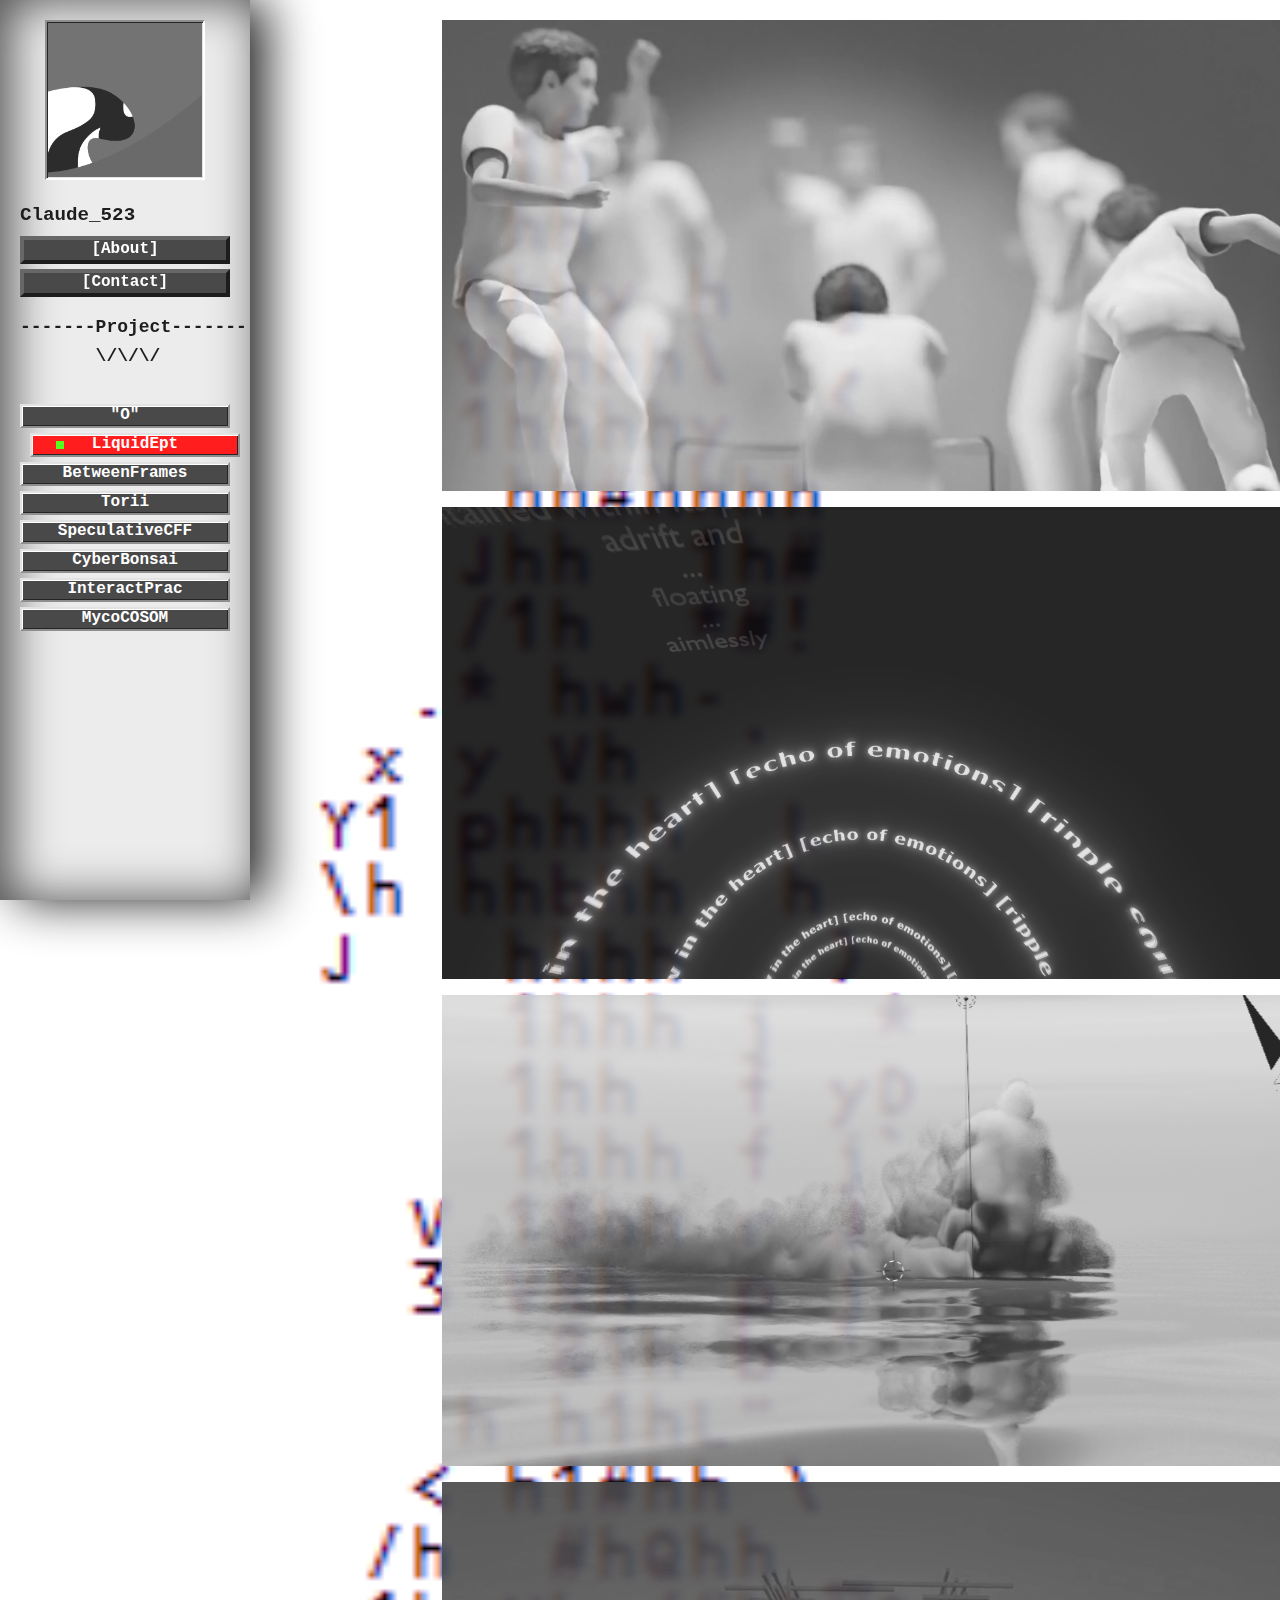
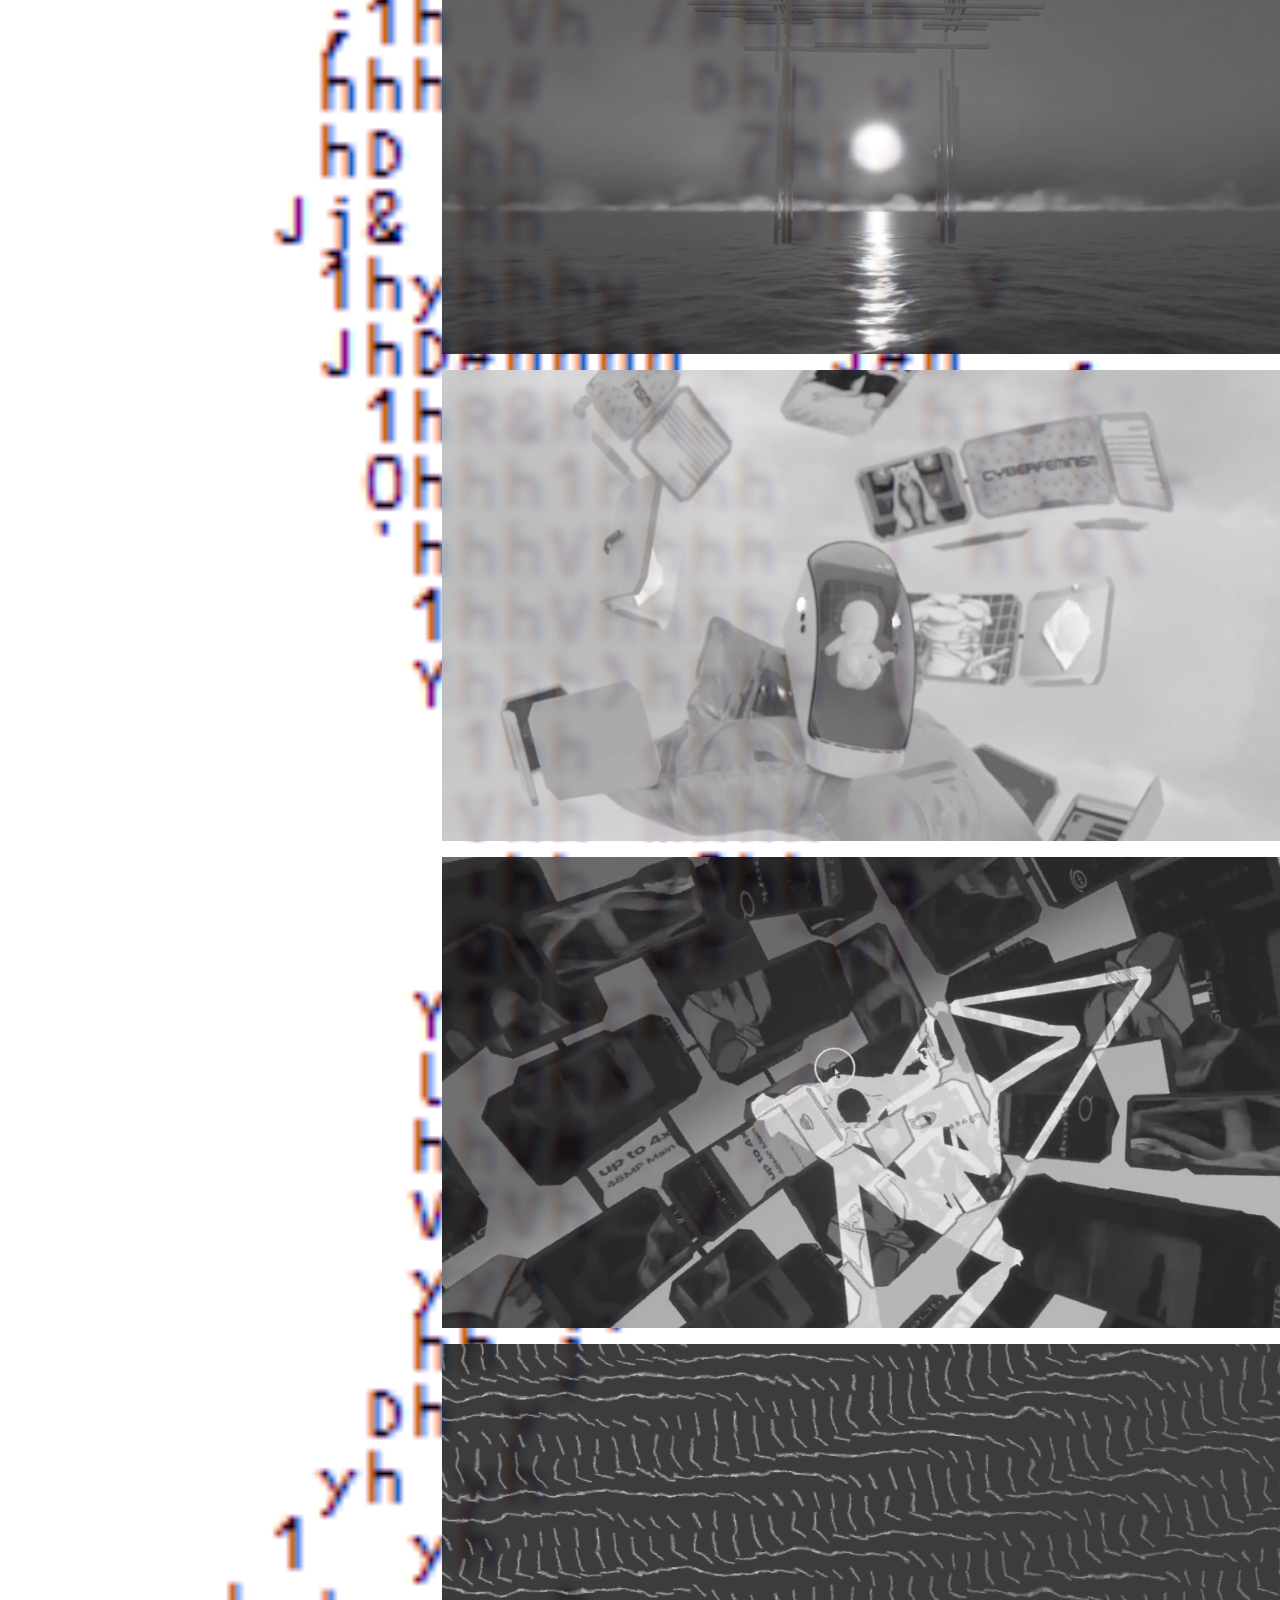
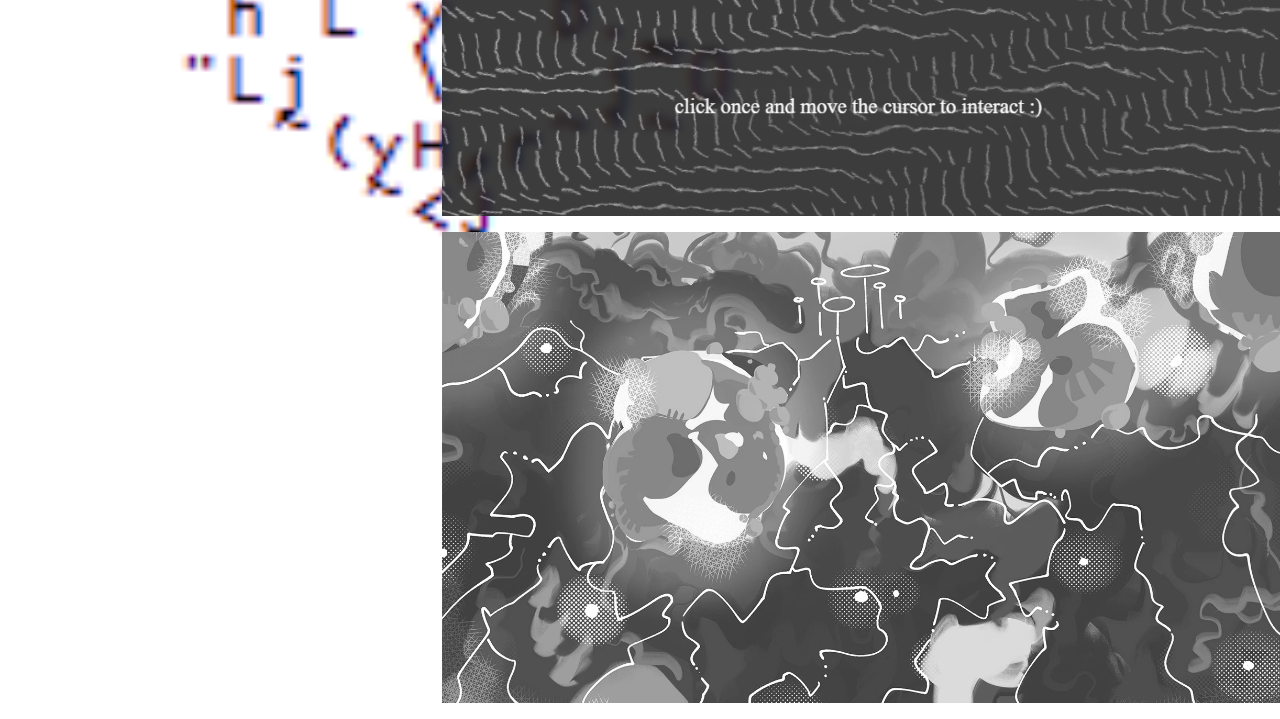
<file: portfolio/index.html>
<!DOCTYPE html>

<html lang="en">
    <link rel="icon" type="image/png" sizes="32x32" href="/portfolio/img/pro.png">
    <link rel="icon" type="image/png" sizes="16x16" href="/portfolio/img/pro.png">
     <head>
        
        <meta Charset="utf-8">
        <meta Name="viewport" content="width=device-width, initial-scale=1.0">

        <title>
            Zhequan Zhang 
        </title>    
        <link rel="preconnect" href="https://fonts.googleapis.com">
        <link rel="preconnect" href="https://fonts.gstatic.com" crossorigin>
        <link href="https://fonts.googleapis.com/css2?family=Source+Code+Pro:ital,wght@0,200..900;1,200..900&display=swap" rel="stylesheet">
        <link rel="stylesheet" href="style.css">
        <script src="script.js">


        </script>

     </head>



     <body>
        <div class="container">
            <div class="sidebar">
                <div class="logo-wrapper">
                    <a href="cv.html">
                        <div id="logo"></div>
                    </a>
                    <div class="logo-tooltip">CV</div>
                </div>

                <div class="ac">Claude_523</div>

                
                <!-- Project titles -->
                
                <div class="about-link" onclick="toggleCmdWindow()">
                    [About]
                </div>

                <div class="contact-link" onclick="toggleContactWindow()">
                    [Contact]
                </div>
                <div class="line"> 
                    <pre>
-------Project-------
       \/\/\/
                    </pre>
                </div>


                <div class="project-title"><span>"O"</span></div>
                <div class="project-title"><span>LiquidEpt</span></div>
                <div class="project-title"><span>BetweenFrames</span></div>
                <div class="project-title"><span>Torii</span></div>
                <div class="project-title"><span>SpeculativeCFF</span></div>
                <div class="project-title"><span>CyberBonsai</span></div>
                <div class="project-title"><span>InteractPrac</span></div>
                <div class="project-title"><span>MycoCOSOM</span></div>
                <!-- Add more titles -->
            </div>
            
            <main class="content">

                <!-- Project blocks with matching IDs -->
                <div id="o" class="project-block">
                    <div class="project-image-wrapper">
                        <img src="./img/O.png" class="project-image" alt="Project O">
                    </div>

                    <div class="project-content">
                        <h1>"O"</h1>
                        <p>An experimental 3D animation exploring domestic violence through metaphorical imagery and spatial narrative. The piece follows a camera journey through a seemingly ordinary house, revealing the hidden cycles of abuse through symbolic elements and atmospheric design.</p>
                        
                        <div class="embed-container">
                            <!-- Replace with your embed code -->
                            <div class="video-container">
                                <iframe width="560" height="315" src="https://www.youtube.com/embed/qOKylNGReJM?si=jzXhP42d7kw29BF2" title="YouTube video player" frameborder="0" allow="accelerometer; autoplay; clipboard-write; encrypted-media; gyroscope; picture-in-picture; web-share" referrerpolicy="strict-origin-when-cross-origin" allowfullscreen></iframe>
                            </div>
                        </div>
                
                        <div class="contentContainer">
                            <div class="section">
                                <h3>Materials</h3>
                                <ul>
                                    <li>3D Animation</li>
                                    <li>Procedural Textures</li>
                                    <li>Dynamic Lighting</li>
                                    <li>Environmental Sound Design</li>
                                    <li>Voice Sampling</li>
                                    <li>Experimental Synth Composition</li>
                                </ul>
                            </div>
                
                            <div class="section">
                                <h3>Theme</h3>
                                <ul>
                                    <li>Domestic Violence</li>
                                    <li>Intergenerational Trauma</li>
                                    <li>Social Awareness</li>
                                    <li>Community Responsibility</li>
                                    <li>Narrative</li>
                                </ul>
                            </div>
                
                            <div class="section">
                                <h3>Tools</h3>
                                <ul>
                                    <li>Maya</li>
                                    <li>Blender3D</li>
                                    <li>Character Creator</li>
                                    <li>iClone</li>
                                    <li>Premiere Pro</li>
                                    <li>Reaper</li>
                                </ul>
                            </div>
                        </div>
                    </div>


                </div>
                
                <div id="Liquid Expectation" class="project-block">
                    <div class="project-image-wrapper">
                        <img src="./img/In-vitro.png" class="project-image" alt="Liquid Expectation">
                    </div>
                    <div class="project-content">
                        <h1>Liquid Expectation</h1>
                        <p>"Liquid Expectation" is a virtual experience exploring the emotional impact of parental expectations in Chinese families. In a dark void, users encounter two text-based "gateways" that offer glimpses into a child's inner world.
                            These gateways, through raw descriptions, reflect deep emotions: helplessness from being ignored, frustration from lack of autonomy, longing for recognition, and yearning for understanding. A carefully crafted sound map guides users through this emotional labyrinth.</p>
                        
                        <div class="embed-container">
                            <!-- Replace with your embed code -->
                            <div class="video-container">
                                <iframe width="560" height="315" src="https://www.youtube.com/embed/y9EuaQR_fLM?si=WWPfMrjbLt_N22gm" title="YouTube video player" frameborder="0" allow="accelerometer; autoplay; clipboard-write; encrypted-media; gyroscope; picture-in-picture; web-share" referrerpolicy="strict-origin-when-cross-origin" allowfullscreen></iframe>                            </div>
                        </div>
                
                        <div class="contentContainer">
                            <div class="section">
                                <h3>Materials</h3>
                                <ul>
                                    <li>3D Environment</li>
                                    <li>Text Content</li>
                                    <li>Spatial Audio</li>
                                    <li>Visual Effects</li>
                                    <li>Voice Sampling</li>
                                </ul>
                            </div>
                
                            <div class="section">
                                <h3>Theme</h3>
                                <ul>
                                    <li>Parent-Child Relationships</li>
                                    <li>Emotional Development</li>
                                    <li>Culture</li>
                                    <li>Self-Recognition</li>
                                    <li>Publishing</li>
                                </ul>
                            </div>
                
                            <div class="section">
                                <h3>Tools</h3>
                                <ul>
                                    <li>Unity</li>
                                    <li>VSCode</li>
                                    <li>Adobe Suite</li>
                                </ul>
                            </div>
                        </div>
                    </div>
                    
                </div>

                <div id="Between Frames" class="project-block">
                    <div class="project-image-wrapper">
                        <img src="./img/em.png" class="project-image" alt="Liquid Expectation">
                    </div>
                    <div class="project-content">
                        <h1>Between Frames</h1>
                        <p>"Between Frames" is an experimental immersive video that explores the interplay of love and death through practical effects and digital manipulation. By combining slow-motion footage of color-changing milk experiments with 3D simulations, the piece creates a meditative space where familiar forms dissolve and transform.
                            The work challenges traditional notions of video immersion by deliberately mixing frame rates and textures, creating moments of both intense focus and ethereal transition. Through practical effects and careful pacing inspired by the Japanese concept of "MA" (negative space), the piece invites viewers to find their own moments of immersion in both motion and stillness.</p>
                        
                        <div class="embed-container">
                            <!-- Replace with your embed code -->
                            <div class="video-container">
                                <iframe width="560" height="315" src="https://www.youtube.com/embed/4aKJL9khWTY?si=R0Yqg1mPoRvuNnb_" title="YouTube video player" frameborder="0" allow="accelerometer; autoplay; clipboard-write; encrypted-media; gyroscope; picture-in-picture; web-share" referrerpolicy="strict-origin-when-cross-origin" allowfullscreen></iframe>
                            </div>
                        </div>
                
                        <div class="contentContainer">
                            <div class="section">
                                <h3>Materials</h3>
                                <ul>
                                    <li>Moving image</li>
                                    <li>Practical Effects</li>
                                    <li>3D Simulation</li>
                                    <li>experimental sound</li>
                                </ul>
                            </div>
                
                            <div class="section">
                                <h3>Theme</h3>
                                <ul>
                                    <li>Love and Death</li>
                                    <li>Immersion</li>
                                    <li>Temporality</li>
                                    <li>Transformation</li>
                                </ul>
                            </div>
                
                            <div class="section">
                                <h3>Tools</h3>
                                <ul>
                                    <li>Blender3D</li>
                                    <li>EmberGen</li>
                                    <li>Digital Camera</li>
                                    <li>Premiere Pro</li>

                                </ul>
                            </div>
                        </div>
                    </div>
                    
                    
                </div>

                <div id="Tori" class="project-block">
                    <div class="project-image-wrapper">
                        <img src="./img/Tori.png" class="project-image" alt="Liquid Expectation">
                    </div>
                    <div class="project-content">
                        <h1>Shadowless Torii Gate</h1>
                        <p>"Shadowless Torri Gate" is an interactive digital environment that explores the intersection of traditional Japanese architecture and glitch aesthetics. Through a minimalist interpretation of the Torri Gate, transformed by transparent materials and dynamic animations, the piece creates a meditative space where digital imperfection meets natural serenity.
                            Set against a dynamic sky with volumetric clouds and changing sunlight, the glitch-styled gate—inspired by Kanizsa's illusory contours—flickers between presence and absence. The environment combines peaceful ocean sounds with unpredictable architectural animations, reflecting on the concepts of Ma and Wabi-sabi.</p>
                        
                        <div class="embed-container">
                            <!-- Replace with your embed code -->
                            <div class="video-container">
                                <iframe width="560" height="315" src="https://www.youtube.com/embed/kIp7dyhzTbk?si=7slhalkOdam79ANF" title="YouTube video player" frameborder="0" allow="accelerometer; autoplay; clipboard-write; encrypted-media; gyroscope; picture-in-picture; web-share" referrerpolicy="strict-origin-when-cross-origin" allowfullscreen></iframe>                            </div>
                        </div>
                
                        <div class="contentContainer">
                            <div class="section">
                                <h3>Materials</h3>
                                <ul>
                                    <li>3D Environment</li>
                                    <li>Dynamic Skybox</li>
                                    <li>Volumetric Clouds</li>
                                    <li>Ambient Audio</li>
                                </ul>
                            </div>
                
                            <div class="section">
                                <h3>Theme</h3>
                                <ul>
                                    <li>Traditional Architecture</li>
                                    <li>Digital Glitch</li>
                                    <li>Ma & Wabi-sabi</li>
                                    <li>Minimalism</li>
                                </ul>
                            </div>
                
                            <div class="section">
                                <h3>Tools</h3>
                                <ul>
                                    <li>Unity HDRP</li>
                                    <li>Blender</li>
                                    <li>Visual Scripting</li>
                                    <li>Sound Design</li>

                                </ul>
                            </div>
                        </div>
                    </div>
                    
                </div>

                <div id="SpeculativeCFF" class="project-block">
                    <div class="project-image-wrapper">
                        <img src="./img/SpeculativeCFF.png" class="project-image" alt="Liquid Expectation">
                    </div>
                    <div class="project-content">
                        <h1>Speculative Cyberfeminist Future</h1>
                        <p>An practical video piece that critically examines cyberfeminism through a speculative lens. Created in collaboration with collaborator and friend Lucas, the work explores the intersection of gender, transform, technology, and digital autonomy. Through layered visual metaphors and digital artifacts, the piece questions traditional power structures while envisioning alternative futures where technology serves as a tool for feminist empowerment.</p>
                        
                        <div class="embed-container">
                            <!-- Replace with your embed code -->
                            <div class="video-container">
                                <iframe src="https://player.vimeo.com/video/830459168?badge=0&amp;autopause=0&amp;player_id=0&amp;app_id=58479" frameborder="0" allow="autoplay; fullscreen; picture-in-picture; clipboard-write" style="position:absolute;width:560px;height:315px;" title="Speculative Cyberfeminist Future"></iframe>   
                            
                            </div>
                        </div>
                
                        <div class="contentContainer">
                            <div class="section">
                                <h3>Materials</h3>
                                <ul>
                                    <li>Video Art</li>
                                    <li>Digital Effects</li>
                                    <li>Sound Design</li>
                                    <li>Poetic Writing</li>
                                </ul>
                            </div>
                
                            <div class="section">
                                <h3>Theme</h3>
                                <ul>
                                    <li>Cyberfeminism</li>
                                    <li>Digital Identity</li>
                                    <li>Gender Politics</li>
                                    <li>Technological Autonomy</li>
                                </ul>
                            </div>
                
                            <div class="section">
                                <h3>Tools</h3>
                                <ul>
                                    <li>Blender3D</li>
                                    <li>Unreal Engine</li>
                                    <li>Premiere Pro</li>
                                    <li>Ableton</li>

                                </ul>
                            </div>
                        </div>
                    </div>

                   
                </div>

                <div id="CyberBonsai" class="project-block">
                    <div class="project-image-wrapper">
                        <img src="./img/Bonsai.png" class="project-image" alt="Liquid Expectation">
                    </div>
                    <div class="project-content">
                        <h1>CyberBonsai</h1>
                        <p>An interactive digital artwork that reimagines the traditional art of bonsai in the digital realm. The piece generates a unique living tree that grows and evolves through user interaction, exploring how organic growth patterns can be expressed through code and algorithms.</p>
                        
                        <div class="embed-container">
                            <!-- Replace with your embed code -->
                            <div class="video-container">
                                <iframe width="560" height="315" src="https://www.youtube.com/embed/g5xEB2edkvU?si=EuLNAouhC8Ud-6tA" title="YouTube video player" frameborder="0" allow="accelerometer; autoplay; clipboard-write; encrypted-media; gyroscope; picture-in-picture; web-share" referrerpolicy="strict-origin-when-cross-origin" allowfullscreen></iframe>                            
                            </div>
                        </div>
                
                        <div class="contentContainer">
                            <div class="section">
                                <h3>Materials</h3>
                                <ul>
                                    <li>Interactive Environment</li>
                                    <li>Generative Growth System</li>
                                    <li>User Interface</li>
                                    <li>Procedural Animation</li>
                                </ul>
                            </div>
                
                            <div class="section">
                                <h3>Theme</h3>
                                <ul>
                                    <li>Digital Nature</li>
                                    <li>Traditional Arts</li>
                                    <li>Organic Growth</li>
                                </ul>
                            </div>
                
                            <div class="section">
                                <h3>Tools</h3>
                                <ul>
                                    <li>Unity</li>
                                    <li>C# Scripting</li>
                                    <li>Procedural Generation</li>
                                    <li>3D Modeling</li>

                                </ul>
                            </div>
                        </div>
                    </div>
              


                <div id="Interactive" class="project-block">
                    <div class="project-image-wrapper">
                        <img src="./img/inter.png" class="project-image" alt="Liquid Expectation">
                    </div>
                    <div class="project-content">
                        <h1>Interaction design practice</h1>
                        <p>An interactive practice in webdesign, audioContext study, interaction, and browsing experience design. Host on GitHub. <a href="https://claude02613.github.io/a3/A3.1/index.html
                            " target="_blank">[Link]</a></p>
                        
                        <div class="embed-container">
                            <!-- Replace with your embed code -->
                            <div class="video-container">
                                <image src="./img/inter.png"></image>
                            </div>
                        </div>
                
                        <div class="contentContainer">
                            <div class="section">
                                <h3>Materials</h3>
                                <ul>
                                    <li>Interactive Environment</li>
                                    <li>Webdesign</li>
                                    <li>HTML,CSS & JS</li>
                                </ul>
                            </div>
                
                            <div class="section">
                                <h3>Theme</h3>
                                <ul>
                                    <li>Interaction design</li>
                                    <li>Sonic Vidual experience</li>
                                    <li>experimental</li>
                                </ul>
                            </div>
                
                            <div class="section">
                                <h3>Tools</h3>
                                <ul>
                                    <li>VSCode</li>

                                </ul>
                            </div>
                        </div>
                    </div>
                </div>


                <div id="Myco" class="project-block">
                    <div class="project-image-wrapper">
                        <img src="./img/Myco.png" class="project-image" alt="Liquid Expectation">
                    </div>
                    <div class="project-content">
                        <h1>MycoCOSOM Studio - HyphaeVision</h1>
                        <p>Explored the fascinating world of fungi's underground networks. Inspired by the humility and interconnectedness of mycelium, we created a multimedia experience that combines poetry, 3D animation, illustrations, and motion graphics to reveal the microscopic yet magnificent world beneath our feet.
                            <br><br> MycoCOSOM is an international collaborative 2-week studio working with peers from RMIT University, Elisava Barcelona, and London College of Communication.

                            <a href="https://www.commondesignstudio.net/post/hyphaevision" target="_blank">MycoCOSM website</a>
                            |
                            <a href="https://barcelonadesignweek.com/en/activities/exposicio-mycocosm-mycelial-design-studio/" target="_blank">Barcelona Design Week</a>
                        
                        
                        </p>
                        
                        <div class="embed-container">
                            <!-- Replace with your embed code -->
                            <div class="video-container">
                                <iframe width="560" height="315" src="https://www.youtube.com/embed/kqmN2wbdIL8?si=IRixW0acgCsD9D-I" title="YouTube video player" frameborder="0" allow="accelerometer; autoplay; clipboard-write; encrypted-media; gyroscope; picture-in-picture; web-share" referrerpolicy="strict-origin-when-cross-origin" allowfullscreen></iframe>
                            </div>
                        </div>
                
                        <div class="contentContainer">
                            <div class="section">
                                <h3>Materials</h3>
                                <ul>
                                    <li>3D Animation</li>
                                    <li>2D Animation</li>
                                    <li>Motion Graphic</li>
                                    <li>Poetry</li>
                                    <li>Illustrations</li>
                                </ul>
                            </div>
                
                            <div class="section">
                                <h3>Theme</h3>
                                <ul>
                                    <li>Mycology</li>
                                    <li>Decolonial Thinking</li>
                                    <li>Natural Networks</li>
                                    <li>Interspecies Relations</li>
                                </ul>
                            </div>
                
                            <div class="section">
                                <h3>Tools</h3>
                                <ul>
                                    <li>Blender3D</li>
                                    <li>VSCode</li>
                                    <li>ClipStudioPaint</li>

                                </ul>
                            </div>
                        </div>
                    </div>
                
                
                <!-- Add more project sections -->
            </main>


            
           <!-- <div class="right-sidebar">
    <div class="scroll-container">
        <div class="scroll-content">

            <div class="ascii-icon">
                <pre>

                </pre>
            </div>

            <div class="ascii-icon">
                <pre>
───────────────▄▄───▐█
───▄▄▄───▄██▄──█▀───█─▄
─▄██▀█▌─██▄▄──▐█▀▄─▐█▀
▐█▀▀▌───▄▀▌─▌─█─▌──▌─▌
▌▀▄─▐──▀▄─▐▄─▐▄▐▄─▐▄─▐▄

                </pre>
            </div>

            <div class="ascii-icon">
                <pre>
─▀▀▌───────▐▀▀
─▄▀░◌░░░░░░░▀▄
▐░░◌░▄▀██▄█░░░▌
▐░░░▀████▀▄░░░▌
═▀▄▄▄▄▄▄▄▄▄▄▄▀═

                </pre>
            </div>

            <div class="ascii-icon">
                <pre>
▐▓█▀▀▀▀▀▀▀▀▀█▓▌░▄▄▄▄▄░
▐▓█░░▀░░▀▄░░█▓▌░█▄▄▄█░
▐▓█░░▄░░▄▀░░█▓▌░█▄▄▄█░
▐▓█▄▄▄▄▄▄▄▄▄█▓▌░█████░
░░░░▄▄███▄▄░░░░░█████░

                </pre>
            </div>
       
            <div class="ascii-icon">
                <pre>
░░▄▄░▄███▄
▄▀▀▀▀░▄▄▄░▀▀▀▀▄
█▒▒▒▒█░░░█▒▒▒▒█
█▒▒▒▒▀▄▄▄▀▒▒▒▒█
▀▄▄▄▄▄▄▄▄▄▄▄▄▄▀

                </pre>
            </div>

            <div class="ascii-icon">
                <pre>
▀██▀─▄███▄─▀██─██▀██▀▀█
─██─███─███─██─██─██▄█
─██─▀██▄██▀─▀█▄█▀─██▀█
▄██▄▄█▀▀▀─────▀──▄██▄▄█
    
                </pre>
            </div>

            <div class="ascii-icon">
                <pre>
▄▄▄▄▄▄▄▄▄▄▄▄
█  UNITY    █
█ ▄      ▄  █
█ █      █  █
█ ▀      ▀  █
▀▀▀▀▀▀▀▀▀▀▀▀
                </pre>
            </div>

            <div class="ascii-icon">
                <pre>
▄▄▄▄▄▄▄▄▄▄▄▄
█  UNREAL   █
█ ░░░░░░░░  █
█ ████████  █
█ ░░░░░░░░  █
▀▀▀▀▀▀▀▀▀▀▀▀
                </pre>
            </div>
        </div>
        </div>
 -->




        <!-- About floater -->
        <div id="cmdWindow" class="cmd-window">
            <div class="cmd-title-bar">
                <div class="cmd-title">Command Prompt - Bio.exe</div>
                <button class="cmd-close-btn" onclick="toggleCmdWindow()">&nbspX&nbsp</button>
            </div>
            <div class="cmd-content">
                <div class="left-column">
                    <div class="pic">
                        <!-- Your profile image here -->
                        <img src="./img/Profile.png" alt="Profile Photo">
                    </div>
                    <div class="empty-space">
                        <!-- Space kept empty as requested -->
                    </div>
                </div>
                <div class="right-column">
                    <div class="cmd-text">
                        <div class="typing" data-text="Microsoft Windows [Version 10.0.22621.2861]" >
                            <div class="typing" data-text="(c) Microsoft Corporation. All rights reserved." >
                            </div>
                            
                        </div>
                        
                        <!-- Add your bio and skillset content here -->
                    </div>
                </div>
            </div>
        </div>


            <!-- Contact floater -->
    <div id="contactWindow" class="cmd-window">
        <div class="cmd-title-bar">
            <div class="cmd-title">
                Contact Links
            </div>
            <button class="cmd-close-btn">&nbspX&nbsp</button>
        </div>
        <div class="cmd-content">
            <div class="contact-content">
                <div class="social-links">
                    <div class="social-link">
                        <pre class="ascii-art">
\/\/\/

⠀⢀⣴⣾⣿⣿⣿⣿⣿⣿⣿⣿⣿⣿⣿⣿⣿⣿⣷⣦⡀⠀
⣰⣿⣿⣿⣿⣿⣿⣿⣿⣿⣿⣿⣿⣿⣿⣿⣿⡏⠉⢹⣿⣆
⣿⣿⣿⣿⣿⣿⣿⡿⠟⠛⠉⠉⠛⠻⢿⣿⣿⣷⣶⣾⣿⣿
⣿⣿⣿⣿⣿⡿⠋⠀⠀⣀⣠⣄⣀⠀⠀⠙⢿⣿⣿⣿⣿⣿
⣿⣿⣿⣿⣿⠁⠀⢠⣾⣿⣿⣿⣿⣷⡄⠀⠈⣿⣿⣿⣿⣿
⣿⣿⣿⣿⡇⠀⠀⢾⣿⣿⣿⣿⣿⣿⡷⠀⠀⢸⣿⣿⣿⣿
⣿⣿⣿⣿⣿⡀⠀⠘⢿⣿⣿⣿⣿⡿⠃⠀⢀⣿⣿⣿⣿⣿
⣿⣿⣿⣿⣿⣷⣄⠀⠀⠉⠙⠋⠉⠀⠀⣠⣾⣿⣿⣿⣿⣿
⣿⣿⣿⣿⣿⣿⣿⣷⣦⣤⣀⣀⣤⣴⣾⣿⣿⣿⣿⣿⣿⣿
⠹⣿⣿⣿⣿⣿⣿⣿⣿⣿⣿⣿⣿⣿⣿⣿⣿⣿⣿⣿⣿⠏
⠀⠈⠻⢿⣿⣿⣿⣿⣿⣿⣿⣿⣿⣿⣿⣿⣿⣿⡿⠟⠁⠀
                        </pre>
                        <div class="link-text">
                            <a href="https://instagram.com/Claude_523" target="_blank">@Claude_523</a>
                        </div>
                    </div>
                    
                    <div class="social-link">
                        <pre class="ascii-art">
\/\/\/

⣾⣿⣿⣿⣿⣿⣿⣿⣿⣿⣿⣿⣿⣿⣿⣿⣿⣿⣿⣿⣿⣷
⣿⣿⣿⣿⣿⣿⣿⣿⣿⣿⣿⣿⣿⣿⣿⣿⣿⣿⣿⣿⣿⣿
⣿⣿⣿⣿⠁⠀⠀⣻⣿⣿⣿⣿⣿⣿⣿⣿⣿⣿⣿⣿⣿⣿
⣿⣿⣿⣿⣷⣤⣴⣿⣿⣿⣿⣿⣿⣿⣿⣿⣿⣿⣿⣿⣿⣿
⣿⣿⣿⣿⠉⠉⠉⣿⣿⣿⠉⠉⠉⠟⠉⠉⠉⠻⣿⣿⣿⣿
⣿⣿⣿⣿⠀⠀⠀⣿⣿⣿⠀⠀⠀⣠⣤⡀⠀⠀⢹⣿⣿⣿
⣿⣿⣿⣿⠀⠀⠀⣿⣿⣿⠀⠀⠀⣿⣿⡇⠀⠀⢸⣿⣿⣿
⣿⣿⣿⣿⠀⠀⠀⣿⣿⣿⠀⠀⠀⣿⣿⡇⠀⠀⢸⣿⣿⣿
⣿⣿⣿⣿⣀⣀⣀⣿⣿⣿⣀⣀⣀⣿⣿⣇⣀⣀⣼⣿⣿⣿
⣿⣿⣿⣿⣿⣿⣿⣿⣿⣿⣿⣿⣿⣿⣿⣿⣿⣿⣿⣿⣿⣿
⢿⣿⣿⣿⣿⣿⣿⣿⣿⣿⣿⣿⣿⣿⣿⣿⣿⣿⣿⣿⣿⡿
                        </pre>
                        <div class="link-text">
                            <a href="https://linkedin.com/in/claude-zhang-75bb99259" target="_blank">Zhequan Zhang</a>
                        </div>
                    </div>
                </div>
            </div>
        </div>
    </div>





    <svg class="svg-filters" style="display: none">
        <defs>
            <filter id="chromaticRed">
                <feColorMatrix type="matrix"
                    values="1 0 0 0 0
                            0 0 0 0 0
                            0 0 0 0 0
                            0 0 0 1 0"/>
            </filter>
            <filter id="chromaticBlue">
                <feColorMatrix type="matrix"
                    values="0 0 0 0 0
                            0 0 0 0 0
                            0 0 1 0 0
                            0 0 0 1 0"/>
            </filter>
        </defs>
    </svg>



     </body>

</html>
</file>
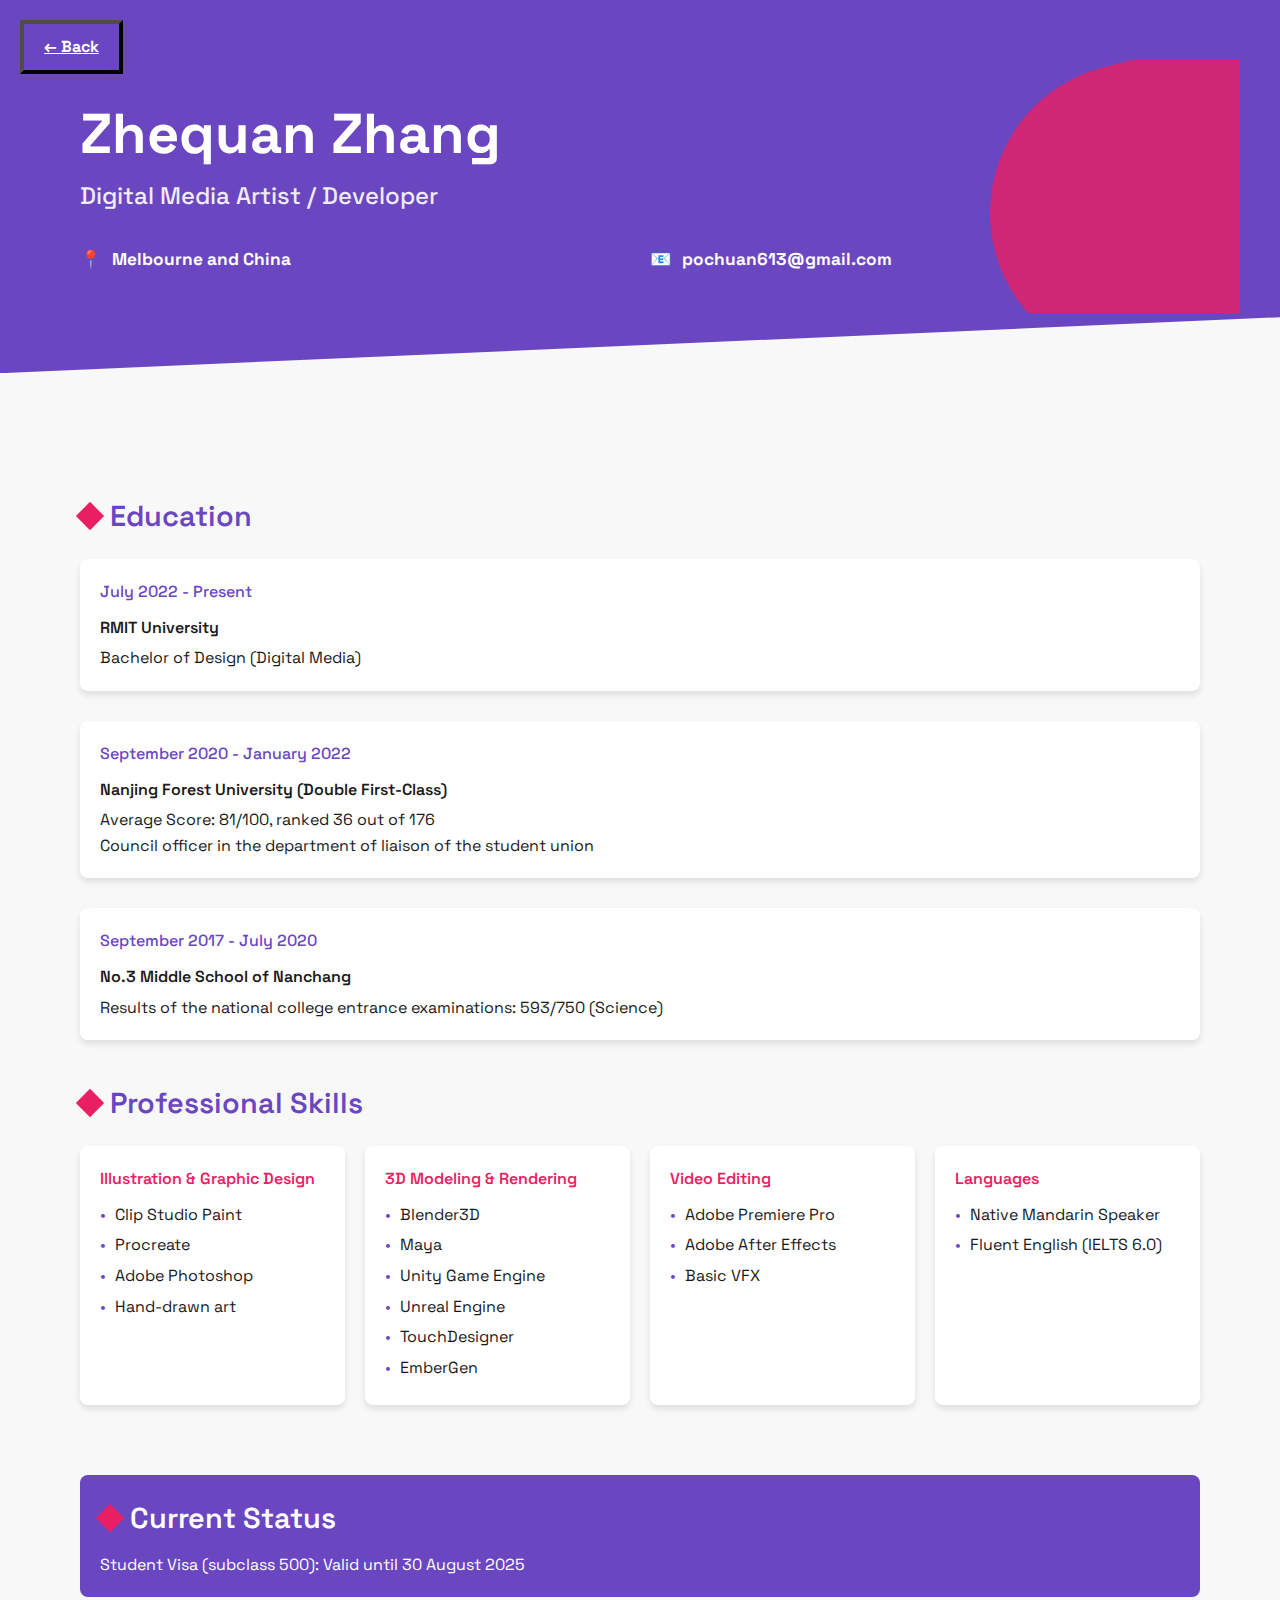
<file: portfolio/CV.html>
<!DOCTYPE html>
<html lang="en">
<head>
    <meta charset="UTF-8">
    <meta name="viewport" content="width=device-width, initial-scale=1.0">
    <title>Zhequan Zhang - CV</title>
    <style>
        @import url('https://fonts.googleapis.com/css2?family=Space+Grotesk:wght@300;400;500;600;700&display=swap');
        
        * {
            margin: 0;
            padding: 0;
            box-sizing: border-box;
        }

        body {
            font-family: 'Space Grotesk', sans-serif;
            line-height: 1.6;
            color: #1a1a1a;
            background: #f8f8f8;
        }

        .container {
            max-width: 1200px;
            margin: 0 auto;
            padding: 40px;
            position: relative;
            overflow: hidden;
        }

        .header {
            position: relative;
            padding: 60px 0;
            background: #6B46C1;
            color: white;
            clip-path: polygon(0 0, 100% 0, 100% 85%, 0 100%);
            margin-bottom: 40px;
        }

        .header-content {
            position: relative;
            z-index: 2;
        }

        .geometric-shape {
            position: absolute;
            bottom: -50px;
            right: -50px;
            width: 300px;
            height: 300px;
            background: #E91E63;
            border-radius: 50% 0 50% 50%;
            transform: rotate(-15deg);
            opacity: 0.8;
            z-index: 1;
        }

        h1 {
            font-size: 3.5rem;
            font-weight: 700;
            margin-bottom: 10px;
            line-height: 1.2;
        }

        .role {
            font-size: 1.5rem;
            font-weight: 500;
            opacity: 0.9;
            margin-bottom: 20px;
        }

        .contact-info {
            display: grid;
            grid-template-columns: repeat(auto-fit, minmax(250px, 1fr));
            gap: 20px;
            margin-top: 30px;
            font-size: 0.9rem;
        }

        .contact-item {
            display: flex;
            align-items: center;
            gap: 10px;
            font-weight: bolder;
            font-size: larger;
        }

        .section {
            margin: 40px 0;
            position: relative;
        }

        .section-title {
            font-size: 1.8rem;
            font-weight: 600;
            margin-bottom: 20px;
            color: #6B46C1;
            display: flex;
            align-items: center;
            gap: 10px;
        }

        .section-title::before {
            content: '';
            display: block;
            width: 20px;
            height: 20px;
            background: #E91E63;
            transform: rotate(45deg);
        }

        .education-item, .skill-item {
            margin-bottom: 30px;
            padding: 20px;
            background: white;
            border-radius: 8px;
            box-shadow: 0 4px 6px rgba(0, 0, 0, 0.1);
            transition: transform 0.3s ease;
        }

        .education-item:hover, .skill-item:hover {
            transform: translateY(-5px);
        }

        .date {
            color: #6B46C1;
            font-weight: 500;
            margin-bottom: 10px;
        }

        .institution {
            font-weight: 600;
            margin-bottom: 5px;
        }

        .skill-groups {
            display: grid;
            grid-template-columns: repeat(auto-fit, minmax(250px, 1fr));
            gap: 20px;
        }

        .skill-category {
            font-weight: 600;
            color: #E91E63;
            margin-bottom: 10px;
        }

        .skill-list {
            list-style: none;
        }

        .skill-list li {
            margin-bottom: 5px;
            padding-left: 15px;
            position: relative;
        }

        .skill-list li::before {
            content: '•';
            color: #6B46C1;
            position: absolute;
            left: 0;
        }

        .availability {
            background: #6B46C1;
            color: white;
            padding: 20px;
            border-radius: 8px;
            margin-top: 40px;
        }

        .back-button {
            position: fixed;
            top: 20px;
            left: 20px;
            padding: 10px 20px;
            background: var(--window-bg);
            color: white;
            border: 0.25rem outset rgb(77, 77, 77);
            background-color: #6B46C1;
            cursor: pointer;
            z-index: 1000;
            font-weight: 800;
            transition: all 0.3s ease;
            overflow: hidden;
        }

        .back-button::before {
            content: '';
            position: absolute;
            top: 50%;
            left: 50%;
            width: 200%;
            height: 200%;
            background: radial-gradient(
                circle at center,
                rgb(255, 187, 0) 0%,
                rgb(17, 40, 243) 5%,
                rgb(145, 255, 123) 15%,
                #E91E63 35%,
                #772bd4 50%,
                #21c4c4 75%,
                white 100%
            );
            transform: translate(-50%, -50%);
            opacity: 0;
            transition: opacity 0.3s ease;
            z-index: -1;
            animation: pulseGradient 4s ease-in-out infinite;
        }

        .back-button:hover::before {
            opacity: 1;
        }

        .back-button:hover {
            color: rgb(255, 0, 76);
            border: 0.3rem outset black;
            transform: scale(1.2);
            font-weight: bolder;
        }


        @media (max-width: 768px) {
            .container {
                padding: 20px;
            }

            h1 {
                font-size: 2.5rem;
            }

            .geometric-shape {
                width: 200px;
                height: 200px;
            }
        }
    </style>
</head>
<body>

    <a href="index.html" class="back-button">← Back</a>
    <div class="header">
        <div class="container">
            <div class="header-content">
                <h1>Zhequan Zhang</h1>
                <div class="role">Digital Media Artist / Developer</div>
                <div class="contact-info">
                    <div class="contact-item">
                        <span>📍</span>
                        <span>Melbourne and China</span>
                    </div>
                    <!-- <div class="contact-item">
                        <span>📱</span>
                        <span></span>
                    </div> -->
                    <div class="contact-item">
                        <span>📧</span>
                        <span>pochuan613@gmail.com</span>
                    </div>
                </div>
            </div>
            <div class="geometric-shape"></div>
        </div>
    </div>

    <div class="container">
        <section class="section">
            <h2 class="section-title">Education</h2>
            <div class="education-item">
                <div class="date">July 2022 - Present</div>
                <div class="institution">RMIT University</div>
                <div>Bachelor of Design (Digital Media)</div>
            </div>
            <div class="education-item">
                <div class="date">September 2020 - January 2022</div>
                <div class="institution">Nanjing Forest University (Double First-Class)</div>
                <div>Average Score: 81/100, ranked 36 out of 176</div>
                <div>Council officer in the department of liaison of the student union</div>
            </div>
            <div class="education-item">
                <div class="date">September 2017 - July 2020</div>
                <div class="institution">No.3 Middle School of Nanchang</div>
                <div>Results of the national college entrance examinations: 593/750 (Science)</div>
            </div>
        </section>

        <section class="section">
            <h2 class="section-title">Professional Skills</h2>
            <div class="skill-groups">
                <div class="skill-item">
                    <div class="skill-category">Illustration & Graphic Design</div>
                    <ul class="skill-list">
                        <li>Clip Studio Paint</li>
                        <li>Procreate</li>
                        <li>Adobe Photoshop</li>
                        <li>Hand-drawn art</li>
                    </ul>
                </div>
                <div class="skill-item">
                    <div class="skill-category">3D Modeling & Rendering</div>
                    <ul class="skill-list">
                        <li>Blender3D</li>
                        <li>Maya</li>
                        <li>Unity Game Engine</li>
                        <li>Unreal Engine</li>
                        <li>TouchDesigner</li>
                        <li>EmberGen</li>
                    </ul>
                </div>
                <div class="skill-item">
                    <div class="skill-category">Video Editing</div>
                    <ul class="skill-list">
                        <li>Adobe Premiere Pro</li>
                        <li>Adobe After Effects</li>
                        <li>Basic VFX</li>
                    </ul>
                </div>
                <div class="skill-item">
                    <div class="skill-category">Languages</div>
                    <ul class="skill-list">
                        <li>Native Mandarin Speaker</li>
                        <li>Fluent English (IELTS 6.0)</li>
                    </ul>
                </div>
            </div>
        </section>

        <div class="availability">
            <h2 class="section-title" style="color: white; margin-bottom: 10px;">Current Status</h2>
            <p>Student Visa (subclass 500): Valid until 30 August 2025</p>
        </div>
    </div>
</body>
</html>
</file>
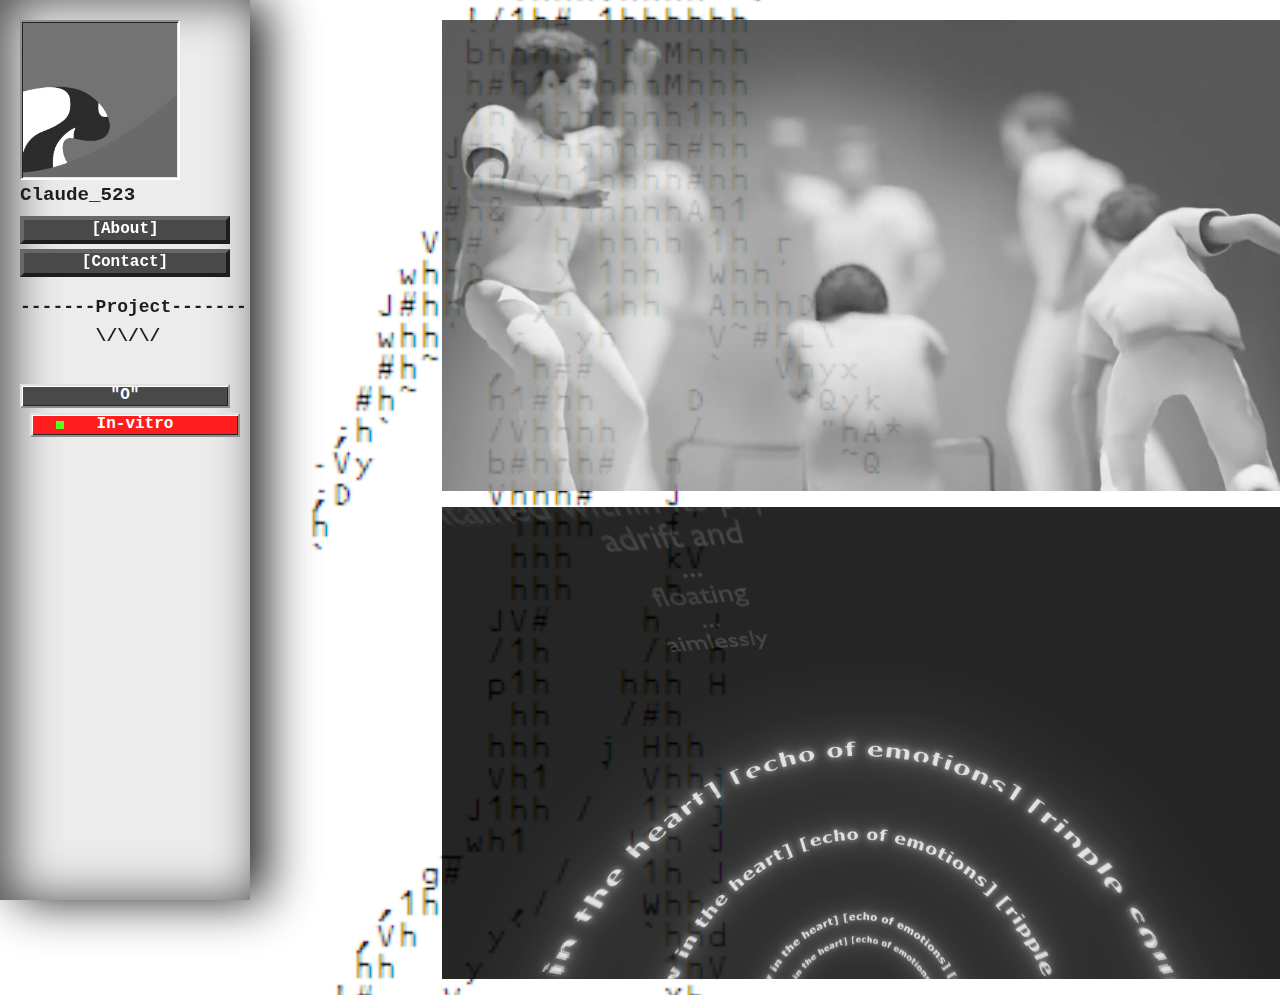
<file: portfolio/drawing.html>
<!DOCTYPE html>

<html lang="en">
    <link rel="icon" type="image/png" sizes="32x32" href="/img/pro.png">
    <link rel="icon" type="image/png" sizes="16x16" href="/img/pro.png">
     <head>
        
        <meta Charset="utf-8">
        <meta Name="viewport" content="width=device-width, initial-scale=1.0">

        <title>
            Zhequan Zhang 
        </title>    
        <link rel="preconnect" href="https://fonts.googleapis.com">
        <link rel="preconnect" href="https://fonts.gstatic.com" crossorigin>
        <link href="https://fonts.googleapis.com/css2?family=Source+Code+Pro:ital,wght@0,200..900;1,200..900&display=swap" rel="stylesheet">
        <link rel="stylesheet" href="style.css">
        <script src="script.js">


        </script>

     </head>



     <body>
        <div class="container">
            <nav class="sidebar">
                <div id="logo"></div>

                <div class="ac">Claude_523</div>

                
                <!-- Project titles -->
                
                <div class="about-link" onclick="toggleCmdWindow()">
                    [About]
                </div>

                <div class="contact-link" onclick="toggleContactWindow()">
                    [Contact]
                </div>
                <div class="line"> 
                    <pre>
-------Project-------
       \/\/\/
                    </pre>
                </div>


                <div class="project-title"><span>"O"</span></div>
                <div class="project-title"><span>In-vitro</span></div>
                <!-- Add more titles -->
            </nav>
            
            <main class="content">

                <!-- Project blocks with matching IDs -->
                <section id="o" class="project-block">
                    <img src="./img/O.png" class="project-image" alt="Project O">
                    <div class="project-content">

                        <h2>Project Title</h2>
                        <p>Project description...</p>
                        <!-- Project content -->
                    </div>
                </section>
                
                <section id="invitro" class="project-block">
                    <img src="./img/In-vitro.png" class="project-image" alt="In-vitro">
                    <div class="project-content">
                        <!-- Project content -->
                    </div>
                </section>
                <!-- Add more project sections -->
            </main>


            
           <!-- <div class="right-sidebar">
    <div class="scroll-container">
        <div class="scroll-content">

            <div class="ascii-icon">
                <pre>

                </pre>
            </div>

            <div class="ascii-icon">
                <pre>
───────────────▄▄───▐█
───▄▄▄───▄██▄──█▀───█─▄
─▄██▀█▌─██▄▄──▐█▀▄─▐█▀
▐█▀▀▌───▄▀▌─▌─█─▌──▌─▌
▌▀▄─▐──▀▄─▐▄─▐▄▐▄─▐▄─▐▄

                </pre>
            </div>

            <div class="ascii-icon">
                <pre>
─▀▀▌───────▐▀▀
─▄▀░◌░░░░░░░▀▄
▐░░◌░▄▀██▄█░░░▌
▐░░░▀████▀▄░░░▌
═▀▄▄▄▄▄▄▄▄▄▄▄▀═

                </pre>
            </div>

            <div class="ascii-icon">
                <pre>
▐▓█▀▀▀▀▀▀▀▀▀█▓▌░▄▄▄▄▄░
▐▓█░░▀░░▀▄░░█▓▌░█▄▄▄█░
▐▓█░░▄░░▄▀░░█▓▌░█▄▄▄█░
▐▓█▄▄▄▄▄▄▄▄▄█▓▌░█████░
░░░░▄▄███▄▄░░░░░█████░

                </pre>
            </div>
       
            <div class="ascii-icon">
                <pre>
░░▄▄░▄███▄
▄▀▀▀▀░▄▄▄░▀▀▀▀▄
█▒▒▒▒█░░░█▒▒▒▒█
█▒▒▒▒▀▄▄▄▀▒▒▒▒█
▀▄▄▄▄▄▄▄▄▄▄▄▄▄▀

                </pre>
            </div>

            <div class="ascii-icon">
                <pre>
▀██▀─▄███▄─▀██─██▀██▀▀█
─██─███─███─██─██─██▄█
─██─▀██▄██▀─▀█▄█▀─██▀█
▄██▄▄█▀▀▀─────▀──▄██▄▄█
    
                </pre>
            </div>

            <div class="ascii-icon">
                <pre>
▄▄▄▄▄▄▄▄▄▄▄▄
█  UNITY    █
█ ▄      ▄  █
█ █      █  █
█ ▀      ▀  █
▀▀▀▀▀▀▀▀▀▀▀▀
                </pre>
            </div>

            <div class="ascii-icon">
                <pre>
▄▄▄▄▄▄▄▄▄▄▄▄
█  UNREAL   █
█ ░░░░░░░░  █
█ ████████  █
█ ░░░░░░░░  █
▀▀▀▀▀▀▀▀▀▀▀▀
                </pre>
            </div>
        </div>
        </div>
 -->




        <!-- About floater -->
        <div id="cmdWindow" class="cmd-window">
            <div class="cmd-title-bar">
                <div class="cmd-title">Command Prompt - Bio.exe</div>
                <button class="cmd-close-btn" onclick="toggleCmdWindow()">&nbspX&nbsp</button>
            </div>
            <div class="cmd-content">
                <div class="left-column">
                    <div class="pic">
                        <!-- Your profile image here -->
                        <img src="./img/Profile.png" alt="Profile Photo">
                    </div>
                    <div class="empty-space">
                        <!-- Space kept empty as requested -->
                    </div>
                </div>
                <div class="right-column">
                    <div class="cmd-text">
                        <div class="typing" data-text="Microsoft Windows [Version 10.0.22621.2861]" >
                            <div class="typing" data-text="(c) Microsoft Corporation. All rights reserved." >
                            </div>
                            
                        </div>
                        
                        <!-- Add your bio and skillset content here -->
                    </div>
                </div>
            </div>
        </div>


            <!-- Contact floater -->
    <div id="contactWindow" class="cmd-window">
        <div class="cmd-title-bar">
            <div class="cmd-title">
                Contact Links
            </div>
            <button class="cmd-close-btn">&nbspX&nbsp</button>
        </div>
        <div class="cmd-content">
            <div class="contact-content">
                <div class="social-links">
                    <div class="social-link">
                        <pre class="ascii-art">
\/\/\/

⠀⢀⣴⣾⣿⣿⣿⣿⣿⣿⣿⣿⣿⣿⣿⣿⣿⣿⣷⣦⡀⠀
⣰⣿⣿⣿⣿⣿⣿⣿⣿⣿⣿⣿⣿⣿⣿⣿⣿⡏⠉⢹⣿⣆
⣿⣿⣿⣿⣿⣿⣿⡿⠟⠛⠉⠉⠛⠻⢿⣿⣿⣷⣶⣾⣿⣿
⣿⣿⣿⣿⣿⡿⠋⠀⠀⣀⣠⣄⣀⠀⠀⠙⢿⣿⣿⣿⣿⣿
⣿⣿⣿⣿⣿⠁⠀⢠⣾⣿⣿⣿⣿⣷⡄⠀⠈⣿⣿⣿⣿⣿
⣿⣿⣿⣿⡇⠀⠀⢾⣿⣿⣿⣿⣿⣿⡷⠀⠀⢸⣿⣿⣿⣿
⣿⣿⣿⣿⣿⡀⠀⠘⢿⣿⣿⣿⣿⡿⠃⠀⢀⣿⣿⣿⣿⣿
⣿⣿⣿⣿⣿⣷⣄⠀⠀⠉⠙⠋⠉⠀⠀⣠⣾⣿⣿⣿⣿⣿
⣿⣿⣿⣿⣿⣿⣿⣷⣦⣤⣀⣀⣤⣴⣾⣿⣿⣿⣿⣿⣿⣿
⠹⣿⣿⣿⣿⣿⣿⣿⣿⣿⣿⣿⣿⣿⣿⣿⣿⣿⣿⣿⣿⠏
⠀⠈⠻⢿⣿⣿⣿⣿⣿⣿⣿⣿⣿⣿⣿⣿⣿⣿⡿⠟⠁⠀
                        </pre>
                        <div class="link-text">
                            <a href="https://instagram.com/Claude_523" target="_blank">@Claude_523</a>
                        </div>
                    </div>
                    
                    <div class="social-link">
                        <pre class="ascii-art">
\/\/\/

⣾⣿⣿⣿⣿⣿⣿⣿⣿⣿⣿⣿⣿⣿⣿⣿⣿⣿⣿⣿⣿⣷
⣿⣿⣿⣿⣿⣿⣿⣿⣿⣿⣿⣿⣿⣿⣿⣿⣿⣿⣿⣿⣿⣿
⣿⣿⣿⣿⠁⠀⠀⣻⣿⣿⣿⣿⣿⣿⣿⣿⣿⣿⣿⣿⣿⣿
⣿⣿⣿⣿⣷⣤⣴⣿⣿⣿⣿⣿⣿⣿⣿⣿⣿⣿⣿⣿⣿⣿
⣿⣿⣿⣿⠉⠉⠉⣿⣿⣿⠉⠉⠉⠟⠉⠉⠉⠻⣿⣿⣿⣿
⣿⣿⣿⣿⠀⠀⠀⣿⣿⣿⠀⠀⠀⣠⣤⡀⠀⠀⢹⣿⣿⣿
⣿⣿⣿⣿⠀⠀⠀⣿⣿⣿⠀⠀⠀⣿⣿⡇⠀⠀⢸⣿⣿⣿
⣿⣿⣿⣿⠀⠀⠀⣿⣿⣿⠀⠀⠀⣿⣿⡇⠀⠀⢸⣿⣿⣿
⣿⣿⣿⣿⣀⣀⣀⣿⣿⣿⣀⣀⣀⣿⣿⣇⣀⣀⣼⣿⣿⣿
⣿⣿⣿⣿⣿⣿⣿⣿⣿⣿⣿⣿⣿⣿⣿⣿⣿⣿⣿⣿⣿⣿
⢿⣿⣿⣿⣿⣿⣿⣿⣿⣿⣿⣿⣿⣿⣿⣿⣿⣿⣿⣿⣿⡿
                        </pre>
                        <div class="link-text">
                            <a href="https://linkedin.com/in/claude-zhang-75bb99259" target="_blank">Zhequan Zhang</a>
                        </div>
                    </div>
                </div>
            </div>
        </div>
    </div>
     </body>

</html>
</file>
<file: portfolio/style.css>
/* Root Variables */
:root {
    --sidebar-width: 250px;
    --mobile-sidebar-width: 2rem;
    --primary-color: #0011ff;
    --accent-color: rgb(0, 255, 26);
    --hover-color: rgb(43, 255, 0);
    --dark-bg: rgb(40, 40, 40);
    --window-bg: #323233;
    --border-light: #dfdfdf;
    --border-dark: #808080;
    --shadow-color: rgba(98, 98, 98, 0.3);
}

/* Base Styles */
* {
    box-sizing: border-box;
    margin: 0;
    padding: 0;
    scroll-behavior: smooth;
}

body {
    font-family: 'Super Code Pro', 'VT323', monospace;
    line-height: 1.6;
    background-color: var(--dark-bg);
    /* border: 0.5rem ridge grey; */
    min-height: 100vh;
    overflow-x: hidden;
}

/* Layout */
.container {
    display: flex;
    min-height: 100vh;
    background-color: #2c2337;
    background-image: url(./img/bkm.gif);
    background-size: cover;
    background-repeat: repeat;
    background-position: center;
    align-items: center;
    position: relative;
    animation: chromaticMove 8s ease infinite;
}

/* Chromatic Effect */
.container::before,
.container::after {
    content: '';
    position: absolute;
    inset: 0;
    background-image: url('./img/bkm.gif');
    background-size: cover;
    background-position: center;
    mix-blend-mode: screen;
    pointer-events: none;
}

.container::before {
    animation: chromaticLeft 4s infinite linear;
    opacity: 0.5;
    filter: url('#chromaticBlue');
}

.container::after {
    animation: chromaticRight 4s infinite linear;
    opacity: 0.5;
    filter: url('#chromaticRed');
}

/* Sidebar */
.sidebar {
    width: var(--sidebar-width);
    height: 100vh;
    padding: 20px;
    position: fixed;
    left: 0;
    top: 0;
    overflow-y: auto;
   /*  border-right: 0.5rem ridge #000000; */
    background-color: rgb(234, 234, 234);
    opacity: 89%;
    z-index: 100;
    transition: all 0.3s ease;
    box-shadow: 1rem 0 3em black, inset 10px 0 3em rgb(55, 55, 55);
}

.content {
    flex: 1;
    padding-left: 15%;
    padding-top: 20px;
    margin-left: var(--sidebar-width);
    margin-right: 0;
    width: calc(100% - var(--sidebar-width) - 8rem);
    transition: all 0.3s ease;
    position: relative;
    z-index: 2;
}

/* Logo */
.logo-wrapper {
    position: relative;
    width: 100%;
    max-width: 160px;
    margin: 0 auto 20px;
}

.logo-tooltip {
    position: absolute;
    padding: 0px 20px;
    background: var(--window-bg);
    color: rgb(255, 255, 255);
    border: 0.25rem outset black;
    pointer-events: none;
    opacity: 0;
    transition: all 0.2s ease-out;
    z-index: 1000;
    overflow: hidden;
    font-weight: 800;
}

.logo-tooltip::before {
    content: '';
    position: absolute;
    top: 50%;
    left: 50%;
    width: 200%;
    height: 200%;
    background: radial-gradient(
        circle at center,
        rgb(255, 187, 0) 0%,
        rgb(17, 40, 243) 5%,
        rgb(145, 255, 123) 15%,
        #E91E63 35%,
        #772bd4 50%,
        #21c4c4 75%,
        white 100%
    );
    transform: translate(-50%, -50%);
    opacity: 0;
    transition: opacity 0.3s ease;
    z-index: -1;
    animation: pulseGradient 4s ease-in-out infinite;
}

.logo-wrapper:hover .logo-tooltip {
    opacity: 1;
}

.logo-wrapper:hover .logo-tooltip::before {
    opacity: 1;
}

/* Update existing #logo styles */
#logo {
    width: 100%;
    max-width: 160px;
    height: 160px;
    background: url(./img/1.png);
    background-size: cover;
    background-position: center;
    border: 2px solid;
    border-color: var(--border-dark) #ffffff #ffffff var(--border-dark);
    box-shadow: inset 1px 1px #0a0a0a, inset -1px -1px #dfdfdf;
    cursor: pointer;
    filter: grayscale(1);
    transition: all 0.4s ease;
    display: block; /* Add this to make the anchor tag behave correctly */
}

#logo:hover {
    filter: none;
}

/* Text Elements */
.ac {
    display: block;
    cursor: default;
    font-weight: bolder;
    font-size: larger;
}

.line {
    display: block;
    margin-top: 1rem;
    margin-bottom: 0;
    font-weight: bold;
    font-size: 18px;
}

/* About and Contact Links */
.about-link,
.contact-link {
    padding: 10px;
    margin: 5px 0;
    cursor: pointer;
    font-weight: 800;
    border: 0.25rem outset black;
    text-align: center;
    position: relative;
    display: flex;
    align-items: center;
    justify-content: center;
    max-height: 1rem;
    background-color: var(--window-bg);
    color: white;
    overflow: hidden;
    transition: all 0.3s ease;
}

.about-link::before,
.contact-link::before {
    content: '';
    position: absolute;
    top: 50%;
    left: 50%;
    width: 200%;
    height: 200%;
    background: radial-gradient(
        circle at center,
        rgb(255, 187, 0) 0%,
        rgb(17, 40, 243) 5%,
        rgb(145, 255, 123) 15%,
        #E91E63 35%,
        #772bd4 50%,
        #21c4c4 75%,
        white 100%
    );
    transform: translate(-50%, -50%);
    opacity: 0;
    transition: opacity 0.3s ease;
    z-index: -1;
    animation: pulseGradient 4s ease-in-out infinite;
}

.about-link:hover::before,
.contact-link:hover::before {
    opacity: 1;
}

.about-link:hover,
.contact-link:hover {
    color: rgb(255, 0, 76);
    border: 0.3rem outset black;
    transform: scale(1.2);
    font-weight: bolder;
}

/* Projects */
.project-title {
    padding: 10px;
    margin: 5px 0;
    cursor: pointer;
    font-weight: 800;
    border: 2px solid;
    border-color: var(--border-light) var(--border-dark) var(--border-dark) var(--border-light);
    box-shadow: inset 1px 1px #ffffff, inset -1px -1px #0a0a0a;
    text-align: center;
    transition: all 0.3s ease;
    position: relative;
    display: flex;
    align-items: center;
    justify-content: center;
    max-height: 1rem;
    background-color: var(--window-bg);
    color: white;
}

.project-title::before {
    content: '';
    width: 0.5rem;
    height: 0.5rem;
    background-color: transparent;
    position: absolute;
    left: 1.5rem;
    transition: all 0.3s ease;
}

.project-title::after {
    content: '';
    width: 0.5rem;
    height: 0.5rem;
    background-color: transparent;
    position: absolute;
    left: 0.9rem;
    transition: all 0.3s ease;
    opacity: 0;
}

.project-title.active {
    background-color: red;
    color: white;
    transform: translateX(10px);
}

.project-title.active::after {
    background-color: rgb(64, 255, 0);
    transform: translateX(10px);
    opacity: 1;
    transition-delay: 1s;
}

.project-title:hover {
    background-color: black;
    color: white;
}

/* Project Blocks */
.project-block {
    position: relative;
    margin-bottom: 0;
    width: 100%;
    max-width: 1200px;
    scroll-margin-top: 0;
}

.project-image-wrapper {
    width: 100%;
    height: auto;
    max-height: 600px;
    position: relative;
    overflow: hidden; /* This keeps the zoomed image within bounds */
    /* border: 0.5rem outset #323233; */
   /*  box-shadow:
        inset 0 -3em 3em rgba(98, 98, 98, 0.3),
        0 0 0 2px white,
        0.3em 0.3em 1em rgb(46, 102, 255); */
        backdrop-filter: blur(5px);
}


.project-image {
    width: 100%;
    height: 100%;
    object-fit: cover;
    cursor: pointer;
    transition: all 0.6s ease;
    filter: grayscale(1);
    opacity: 0.85;
    transform-origin: center;
    display: block; /* Removes any potential spacing issues */
}

.project-image-wrapper:hover .project-image {
    transform: scale(1.1); /* Adjust scale value as needed */
    filter: none;
    opacity: 1;
}
.project-image:hover {
    transform: scale(1.02);
    filter: none;
    opacity: 1;
    transition: all 0.6s ease;
}

/* Project Content */
.project-content {
    max-height: 0;
    overflow: hidden;
    transition: all 0.5s cubic-bezier(0.4, 0, 0.2, 1);
    opacity: 0;
    background-color: rgba(255, 255, 255, 0.95);
    padding: 0;
    margin: 0;
    border: 0.5rem ridge rgb(209, 46, 46);
    transform: translateY(-20px);
}

.project-content.expanded {
    max-height:3000px;
    opacity: 0.95;
    padding: 20px;
    margin-top: 10px;
    transform: translateY(0);
}

.project-content.expanded:hover {
    opacity: 1;
}

.project-content h1 {
    font-size: 2.5rem;
    margin-bottom: 1rem;
    font-weight: 600;
}

.project-content p {
    font-size: 1.1rem;
    line-height: 1.6;
    color: #333;
    margin-bottom: 2rem;
}

.video-container {
    width: 100%;
    margin: 2rem 0;
    background: #f5f5f5;
    min-height: 400px;
    display: flex;
    align-items: center;
    justify-content: center;
    overflow: hidden;
}

.contentContainer {
    display: flex;
    justify-content: space-between;
    gap: 2rem;
    margin-top: 2rem;
}

.section {
    flex: 1;
    padding: 1.5rem;
    background: #f8f9fa;
    border-radius: 8px;
}

.section h3 {
    font-size: 1.2rem;
    margin-bottom: 1rem;
    color: #1a1a1a;
    font-weight: 500;
}

.section ul {
    list-style: none;
    padding: 0;
    margin: 0;
}

.section li {
    margin-bottom: 0.8rem;
    color: #4a4a4a;
    position: relative;
    padding-left: 1.2rem;
}

.section li:before {
    content: "•";
    position: absolute;
    left: 0;
    color: #666;
}

/* CMD Window */
.cmd-window {
    position: fixed;
    top: 50%;
    left: 50%;
    transform: translate(-50%, -50%);
    width: min(90vw, 40rem);
    height: min(90vh, 50rem);
    background-color: black;
    border: 0.5rem ridge #262626;
    display: none;
    z-index: 1000;
    overflow: hidden;
    resize: both;
    min-width: min(25rem, 90vw);
    min-height: min(25rem, 90vh);
    max-width: min(40rem, 95vw);
    max-height: min(40rem, 95vh);
    container-type: inline-size;
    container-name: cmd-window;
}

.cmd-title-bar {
    background-color: var(--window-bg);
    color: white;
    padding: 4px 8px;
    display: flex;
    justify-content: space-between;
    align-items: center;
    font-family: system-ui, sans-serif;
    font-size: 14px;
    font-weight: bold;
    user-select: none;
    height: 28px;
    min-height: 28px;
}

.cmd-close-btn {
    border: 0.2rem ridge #262626;
    font-weight: bold;
    padding: 2px 8px;
    cursor: pointer;
    transition: all 0.3s ease;
}

.cmd-close-btn:hover {
    border: 0.2rem ridge #ffffff;
    font-weight: bolder;
    background-color: red;
    color: white;
    transition: 0.3s ease;
}

.cmd-content {
    height: calc(100% - 28px);
    display: flex;
    gap: 20px;
    padding: 12px;
    overflow: hidden;
}

.left-column {
    flex: 0 0 auto;
    width: clamp(80px, 30%, 15rem);
    display: flex;
    flex-direction: column;
    gap: 10px;
}

.pic {
    width: 100%;
    border: 1px solid #ffffff;
    overflow: hidden;
}

.pic img {
    width: 100%;
    height: 100%;
    object-fit: cover;
    display: block;
}

.right-column {
    flex: 1;
    min-width: 0;
    display: flex;
    flex-direction: column;
    overflow: hidden;
}

.cmd-text {
    font-family: "Consolas", monospace;
    font-size: 14px;
    line-height: 1.2;
    color: #ffffff;
    white-space: pre-wrap;
    overflow-y: auto;
    padding-right: 10px;
    flex: 1;
}

/* Command Line Styles */
.cmd-line {
    margin-bottom: 4px;
}

.system-line {
    color: #a8a8a8;
}

.command-line {
    color: #ffffff;
}

.output-line {
    color: #1c2bff;
}

/* Contact Window */
.contact-content {
    padding: 20px;
    overflow-y: auto;
    background-color: #000000;
    color: #ffffff;
    width: 100%;
}

.social-links {
    display: flex;
    flex-direction: column;
    gap: 20px;
}

.social-link {
    display: flex;
    align-items: center;
    gap: 15px;
    padding: 10px;
    transition: all 0.3s ease;
    cursor: pointer;
}

.social-link:hover {
    transform: scale(1.2);
    text-decoration: wavy;
}

.ascii-art {
    font-family: monospace;
    white-space: pre;
    color: #ffffff;
    font-size: 12px;
    line-height: 1;
}

.link-text {
    font-family: 'Consolas', monospace;
    font-size: 14px;
}

.link-text a {
    color: #ffffff;
    text-decoration: none;
    transition: color 0.3s ease;
}

.link-text a:hover {
    color: var(--accent-color);
}







/* Menu Toggle */
.menu-toggle {
    display: none;
    position: fixed;
    top: 20px;
    left: 20px;
    z-index: 1000;
    background: transparent;
    color: white;
    padding: 10px 15px;
    border: 2px solid white;
    border-radius: 5px;
    cursor: pointer;
    font-size: 1.5rem;
    transition: all 0.3s ease;
}

.menu-toggle:hover {
    background: rgba(255, 255, 255, 0.1);
}

/* Scrollbar Styles */
.cmd-content::-webkit-scrollbar {
    width: 12px;
}

.cmd-content::-webkit-scrollbar-track {
    background: #000000;
    border-left: 1px solid #ffffff;
}

.cmd-content::-webkit-scrollbar-thumb {
    background: #ffffff;
    border: 2px solid #000000;
}

.cmd-content::-webkit-scrollbar-thumb:hover {
    background: #888888;
}

.cmd-text::-webkit-scrollbar {
    width: 8px;
}

.cmd-text::-webkit-scrollbar-track {
    background: #1a1a1a;
}

.cmd-text::-webkit-scrollbar-thumb {
    background: #666;
    border-radius: 4px;
}

.cmd-text::-webkit-scrollbar-thumb:hover {
    background: #888;
}

/* Animations */
@keyframes chromaticLeft {
    0% { transform: translate(0); }
    25% { transform: translate(-1px, 1px); }
    50% { transform: translate(-2px, -1px); }
    75% { transform: translate(1px, -1px); }
    100% { transform: translate(0); }
}

@keyframes chromaticRight {
    0% { transform: translate(0); }
    25% { transform: translate(1px, -1px); }
    50% { transform: translate(2px, 1px); }
    75% { transform: translate(-1px, 1px); }
    100% { transform: translate(0); }
}

@keyframes chromaticMove {
    0% { background-position: center; }
    25% { background-position: calc(50% + 1px) calc(50% - 1px); }
    50% { background-position: calc(50% - 1px) calc(50% + 1px); }
    75% { background-position: calc(50% + 1px) calc(50% + 1px); }
    100% { background-position: center; }
}

@keyframes pulseGradient {
    0% { transform: translate(-50%, -50%) scale(1); }
    30% { transform: translate(-50%, -50%) scale(5); }
    50% { transform: translate(-50%, -50%) scale(0.5); }
    70% { transform: translate(-50%, -50%) scale(5); }
    100% { transform: translate(-50%, -50%) scale(1); }
}

/* Cursor animation for command line */
.cmd-line:last-child.typing-complete::after {
    content: '';
    display: inline-block;
    width: 8px;
    height: 14px;
    background-color: #ffffff;
    margin-left: 2px;
    animation: blink 1s step-end infinite;
}

@keyframes blink {
    0%, 49% { opacity: 1; }
    50%, 100% { opacity: 0; }
}

/* Media Queries */
@media screen and (min-width: 769px) {
    .project-title::before {
        content: '';
        width: 0.5rem;
        height: 0.5rem;
        background-color: transparent;
        position: absolute;
        left: 1.5rem;
        transition: all 0.3s ease;
    }

    .project-title.active::before {
        background-color: red;
    }
}

@media screen and (max-width: 768px) {
    .line {
        display: none;
    }
    
    .ac {
        display: none;
    }
    
    .about-link, 
    .contact-link {
        text-align: left;
        font-size: 5px;
    }
    
    .menu-toggle {
        display: block;
    }

    .sidebar {
        width: var(--mobile-sidebar-width);
        padding: 0px;
        background-color: rgb(157, 157, 157);
        backdrop-filter: blur(3px);
    }

    .sidebar.expanded {
        width: 100%;
        max-width: 20rem;
    }

    .content {
        margin-left: var(--mobile-sidebar-width);
        width: calc(100% - var(--mobile-sidebar-width));
    }

    .sidebar #logo {
        display: none;
    }

    .sidebar:not(.expanded) #logo {
        display: none;
    }

    .sidebar:not(.expanded) .project-title {
        height: 2rem;
        width: 2rem;
        padding: 0;
        margin: 0.3rem auto;
        border: 0.3rem ridge black;
    }

    .sidebar:not(.expanded) .project-title span {
        display: none;
    }

    .sidebar:not(.expanded) .project-title.active {
        background-color: red;
    }

    .sidebar.expanded .project-title {
        padding: 10px;
        width: auto;
        height: auto;
    }
    
    .sidebar.expanded .project-title span {
        display: inline;
    }

    .project-block {
        scroll-margin-top: 20px;
    }

    #cvWindow {
        width: 95vw;
        height: 95vh;
    }
}

@media screen and (max-width: 500px), (max-height: 500px) {
    .cmd-content {
        flex-direction: column;
        align-items: center;
        gap: 12px;
    }

    .left-column {
        width: min(150px, 60%);
    }
}

@media screen and (max-width: 480px) {
    :root {
        --mobile-sidebar-width: 2rem;
    }

    .sidebar:not(.expanded) .project-title {
        height: 2rem;
        width: 2rem;
        margin: 8px auto;
    }

    .content {
        padding: 10px;
    }

    .social-link {
        flex-direction: column;
        text-align: center;
    }

    .ascii-art {
        font-size: 10px;
    }

    .link-text {
        font-size: 12px;
    }

    .cmd-window {
        width: 100vw;
        height: 100vh;
        border: none;
        resize: none;
    }

    .cmd-content {
        padding: 8px;
    }

    .cmd-text {
        font-size: 11px;
    }
}

/* Container Queries */
@container cmd-window (max-width: 400px) {
    .cmd-content {
        flex-direction: column;
        align-items: center;
        gap: 12px;
    }

    .left-column {
        width: min(150px, 60%);
    }
}
</file>
